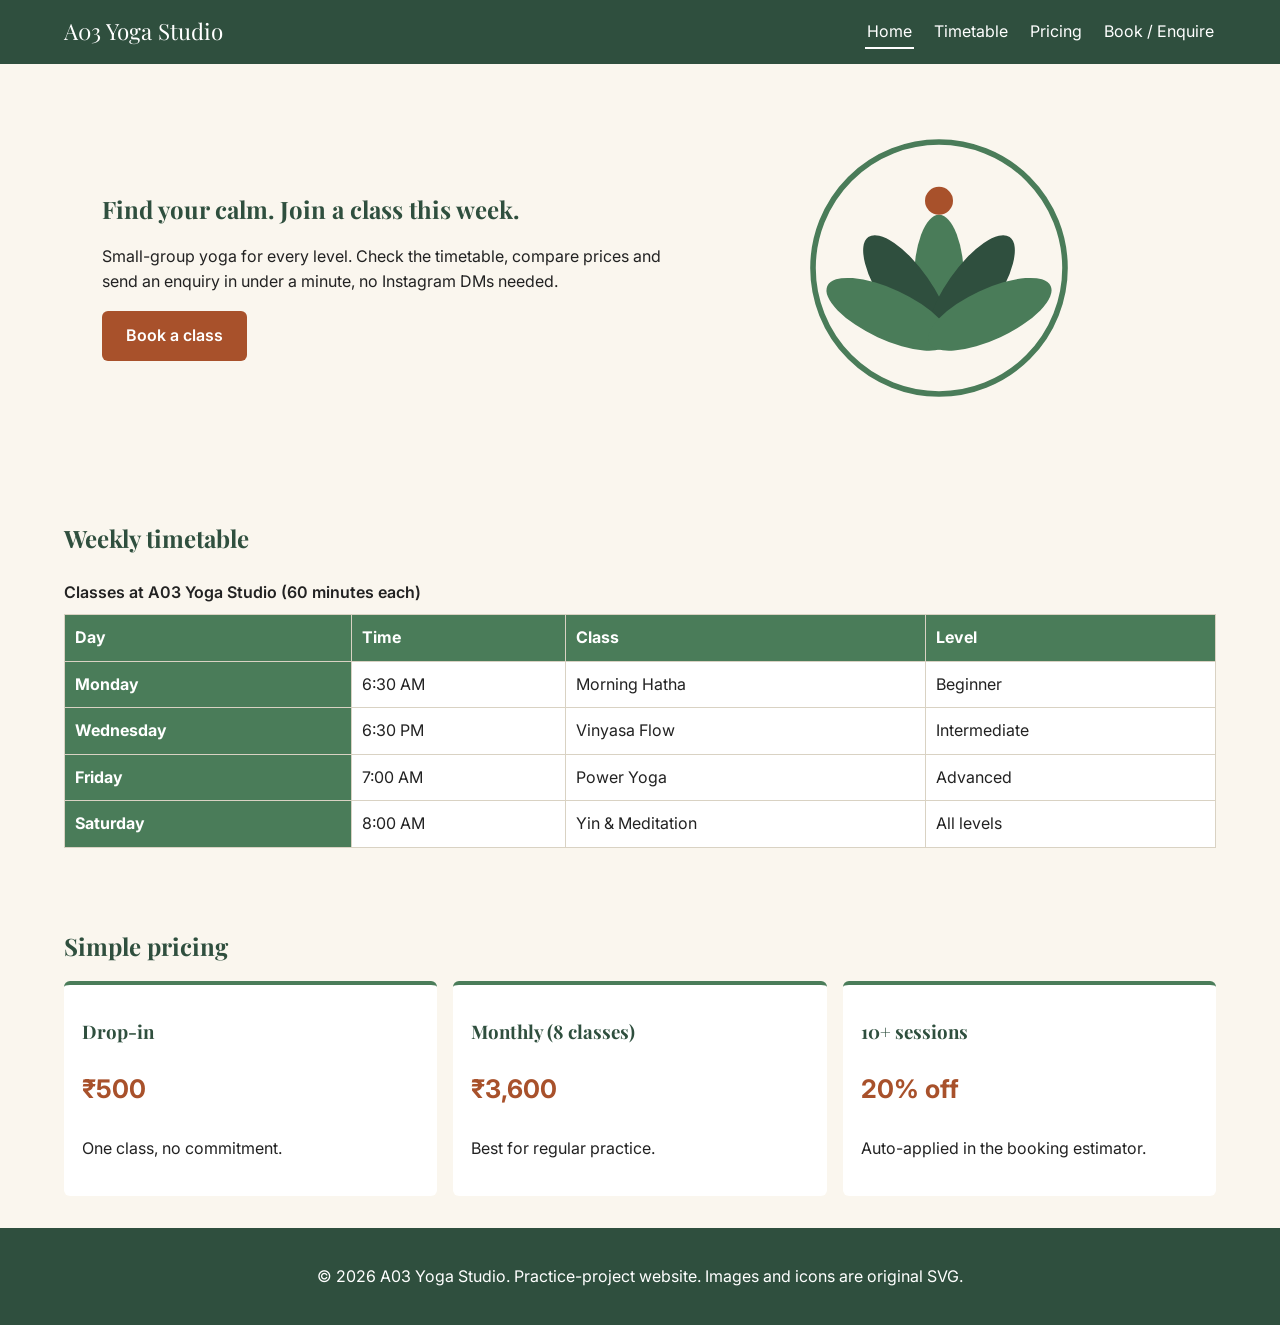
<file: index.html>
<!DOCTYPE html>
<html lang="en">
<head>
<meta charset="UTF-8">
<meta name="viewport" content="width=device-width, initial-scale=1">
<title>A03 Yoga Studio | Weekly Timetable, Pricing &amp; Class Booking</title>
<meta name="description" content="A03 Yoga Studio offers beginner to advanced yoga classes. See the weekly timetable, simple pricing and send an enquiry online.">
<meta name="keywords" content="yoga studio, yoga classes timetable, yoga class time  booking">
<link rel="preconnect" href="https://fonts.googleapis.com">
<link href="https://fonts.googleapis.com/css2?family=Inter:wght@400;600&family=Playfair+Display:wght@600&display=swap" rel="stylesheet">
<link rel="stylesheet" href="style.css">
</head>
<body>
<a class="skip" href="#main">Skip to main content</a>
<header>
  <div class="bar">
    <a class="logo" href="index.html">A03 Yoga Studio</a>
    <nav aria-label="Main navigation">
      <ul>
        <li><a href="index.html" aria-current="page">Home</a></li>
        <li><a href="#timetable">Timetable</a></li>
        <li><a href="#pricing">Pricing</a></li>
        <li><a href="booking.html">Book / Enquire</a></li>
      </ul>
    </nav>
  </div>
</header>
<main id="main">
  <section class="hero">
    <div>
      <h1>Find your calm. Join a class this week.</h1>
      <p>Small-group yoga for every level. Check the timetable, compare prices and send an enquiry in under a minute, no Instagram DMs needed.</p>
      <a class="btn" href="booking.html">Book a class</a>
    </div>
    <svg viewBox="0 0 200 200" role="img" aria-labelledby="lotusT lotusD">
      <title id="lotusT">Lotus flower logo</title>
      <desc id="lotusD">A stylised green lotus with five petals above a sun circle</desc>
      <circle cx="100" cy="100" r="90" fill="#FAF6EE" stroke="#4A7C59" stroke-width="4"/>
      <ellipse cx="100" cy="110" rx="18" ry="48" fill="#4A7C59"/>
      <ellipse cx="100" cy="110" rx="18" ry="48" fill="#2F4F3E" transform="rotate(-35 100 150)"/>
      <ellipse cx="100" cy="110" rx="18" ry="48" fill="#2F4F3E" transform="rotate(35 100 150)"/>
      <ellipse cx="100" cy="110" rx="18" ry="48" fill="#4A7C59" transform="rotate(-65 100 150)"/>
      <ellipse cx="100" cy="110" rx="18" ry="48" fill="#4A7C59" transform="rotate(65 100 150)"/>
      <circle cx="100" cy="52" r="10" fill="#A8512B"/>
    </svg>
  </section>

  <section id="timetable">
    <h2>Weekly timetable</h2>
    <div class="table-wrap">
      <table>
        <caption>Classes at A03 Yoga Studio (60 minutes each)</caption>
        <thead><tr><th scope="col">Day</th><th scope="col">Time</th><th scope="col">Class</th><th scope="col">Level</th></tr></thead>
        <tbody>
          <tr><th scope="row">Monday</th><td>6:30 AM</td><td>Morning Hatha</td><td>Beginner</td></tr>
          <tr><th scope="row">Wednesday</th><td>6:30 PM</td><td>Vinyasa Flow</td><td>Intermediate</td></tr>
          <tr><th scope="row">Friday</th><td>7:00 AM</td><td>Power Yoga</td><td>Advanced</td></tr>
          <tr><th scope="row">Saturday</th><td>8:00 AM</td><td>Yin &amp; Meditation</td><td>All levels</td></tr>
        </tbody>
      </table>
    </div>
  </section>

  <section id="pricing">
    <h2>Simple pricing</h2>
    <div class="cards">
      <article class="card"><h3>Drop-in</h3><p class="price">₹500</p><p>One class, no commitment.</p></article>
      <article class="card"><h3>Monthly (8 classes)</h3><p class="price">₹3,600</p><p>Best for regular practice.</p></article>
      <article class="card"><h3>10+ sessions</h3><p class="price">20% off</p><p>Auto-applied in the booking estimator.</p></article>
    </div>
  </section>
</main>
<footer>
  <p>&copy; 2026 A03 Yoga Studio. Practice-project website. Images and icons are original SVG.</p>
</footer>
</body>
</html>
</file>
<file: style.css>
/* A03 Yoga Studio - custom CSS (Flexbox + Grid, no framework) */
:root{
  --sage:#4A7C59; --forest:#2F4F3E; --cream:#FAF6EE; --clay:#A8512B; --ink:#222222; --white:#ffffff;
  --head:'Playfair Display',Georgia,serif; --body:'Inter',Arial,sans-serif;
}
*{box-sizing:border-box}
body{margin:0;font-family:var(--body);color:var(--ink);background:var(--cream);line-height:1.6}
h1,h2,h3{font-family:var(--head);color:var(--forest);line-height:1.2}
a{color:var(--forest)}
.skip{position:absolute;left:-999px}.skip:focus{left:8px;top:8px;background:#fff;padding:8px;z-index:9}
header{background:var(--forest);color:var(--white)}
.bar{display:flex;flex-wrap:wrap;justify-content:space-between;align-items:center;gap:12px;padding:14px 5%}
.logo{font-family:var(--head);font-size:1.4rem;color:var(--white);text-decoration:none}
nav ul{display:flex;gap:18px;list-style:none;margin:0;padding:0}
nav a{color:var(--white);text-decoration:none;padding:6px 2px;border-bottom:2px solid transparent}
nav a:hover,nav a:focus,nav a[aria-current]{border-bottom-color:var(--white)}
.hero{display:grid;grid-template-columns:1fr;gap:24px;align-items:center;padding:40px 5%}
.hero svg{width:100%;max-width:280px;margin:auto}
.btn{display:inline-block;background:var(--clay);color:var(--white);padding:12px 24px;border:0;border-radius:6px;font:inherit;font-weight:600;text-decoration:none;cursor:pointer;transition:transform .25s ease,background-color .25s ease}
.btn:hover,.btn:focus{background:#8a3f1f;transform:translateY(-2px)}
section{padding:32px 5%}
.table-wrap{overflow-x:auto}
table{width:100%;border-collapse:collapse;background:var(--white)}
caption{text-align:left;font-weight:600;padding:8px 0}
th,td{border:1px solid #d9d2c3;padding:10px;text-align:left}
th{background:var(--sage);color:var(--white)}
.cards{display:grid;grid-template-columns:1fr;gap:16px}
.card{background:var(--white);border-top:4px solid var(--sage);border-radius:6px;padding:18px}
.price{font-size:1.6rem;font-weight:700;color:var(--clay)}
form{display:grid;gap:14px;max-width:640px}
label,legend{font-weight:600}
input[type=text],input[type=email],input[type=tel],input[type=date],input[type=number],select,textarea{width:100%;padding:10px;border:1px solid #777;border-radius:6px;font:inherit;background:var(--white)}
fieldset{border:1px solid #bbb;border-radius:6px}
fieldset label,.check{font-weight:400;margin-right:14px}
.err{color:#b00020;font-size:.9rem;min-height:1.1em}
.estimate{background:var(--white);border-left:4px solid var(--clay);padding:12px;font-weight:600}
#bookingList{list-style:none;padding:0;display:grid;gap:10px}
#bookingList li{display:flex;justify-content:space-between;gap:10px;background:var(--white);padding:12px;border-radius:6px}
.small{padding:6px 12px;font-size:.9rem}
footer{background:var(--forest);color:var(--white);text-align:center;padding:20px 5%}
:focus-visible{outline:3px solid #ffbf47;outline-offset:2px}
/* Media query 1: tablet */
@media (min-width:600px){.cards{grid-template-columns:repeat(2,1fr)}}
/* Media query 2: desktop */
@media (min-width:992px){
  .hero{grid-template-columns:1.2fr 1fr;padding:64px 8%}
  .cards{grid-template-columns:repeat(3,1fr)}
  .booking-grid{display:grid;grid-template-columns:1.2fr 1fr;gap:40px;align-items:start}
}
</file>
